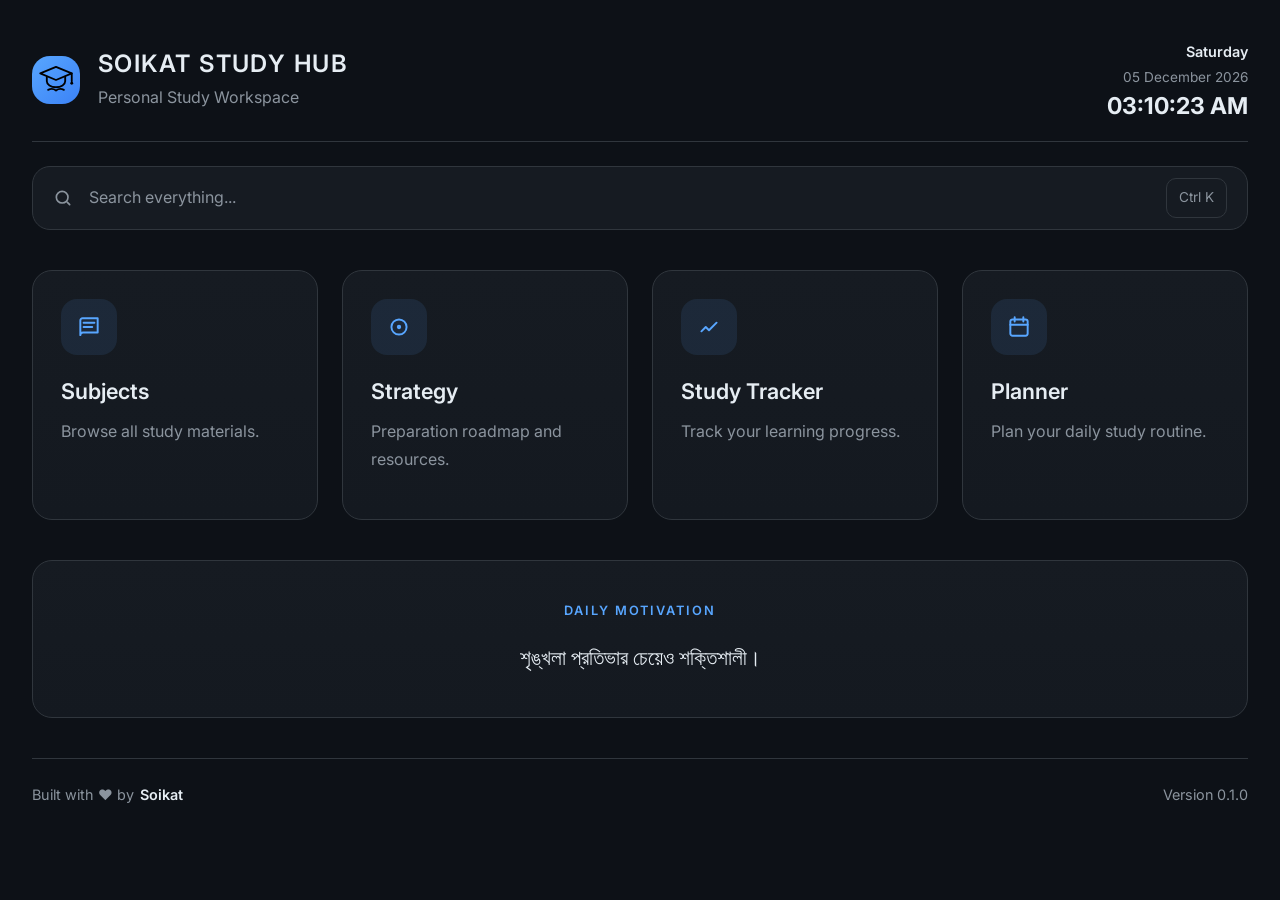
<file: index.html>
<!DOCTYPE html>
<html lang="en">

<head>

    <meta charset="UTF-8">
    <meta name="viewport" content="width=device-width, initial-scale=1.0">

    <title>Soikat Study Hub</title>

    <meta name="description"
        content="Premium Personal Study Workspace">

    <meta name="theme-color"
        content="#0D1117">

    <link rel="preconnect"
        href="https://fonts.googleapis.com">

    <link rel="preconnect"
        href="https://fonts.gstatic.com"
        crossorigin>

    <link href="https://fonts.googleapis.com/css2?family=Inter:wght@400;500;600;700;800&display=swap"
        rel="stylesheet">

    <link rel="stylesheet" href="css/variables.css">
    <link rel="stylesheet" href="css/reset.css">
    <link rel="stylesheet" href="css/layout.css">
    <link rel="stylesheet" href="css/components.css">
    <link rel="stylesheet" href="css/style.css">

</head>

<body>
<div class="app">

<header class="header">

    <div class="brand">

        <div class="logo">
            <img src="assets/icons/logo.svg"
                 alt="Soikat Study Hub Logo"
                 class="logo-icon">
        </div>

        <div class="brand-info">
            <h1>SOIKAT STUDY HUB</h1>
            <p>Personal Study Workspace</p>
        </div>

    </div>

    <div class="clock">
        <div id="weekday"></div>
        <div id="date"></div>
        <div id="time"></div>
    </div>

</header>

<section class="search">

<div class="search-wrapper">

<div class="search-left">

<svg class="search-icon"
viewBox="0 0 24 24"
fill="none">

<circle
cx="11"
cy="11"
r="7"
stroke="currentColor"
stroke-width="2"/>

<path
d="M20 20L17 17"
stroke="currentColor"
stroke-width="2"
stroke-linecap="round"/>

</svg>

<input

id="searchInput"

type="text"

placeholder="Search everything..."

autocomplete="off">

</div>

<div class="shortcut">

Ctrl K

</div>

</div>

<div
id="searchResults"
class="search-results">

</div>

</section>

<main class="dashboard">

<a
href="pages/subjects.html"
class="card">

<div class="card-icon">
    <svg viewBox="0 0 24 24" aria-hidden="true">
        <path d="M4 19.5A2.5 2.5 0 0 1 6.5 17H20V4H6a2 2 0 0 0-2 2v13.5z"
              fill="none"
              stroke="currentColor"
              stroke-width="1.8"
              stroke-linejoin="round"/>
        <path d="M7 8H17M7 12H15"
              fill="none"
              stroke="currentColor"
              stroke-width="1.8"
              stroke-linecap="round"/>
    </svg>
</div>

<h2>

Subjects

</h2>

<p>

Browse all study materials.

</p>

</a>

<a
href="pages/strategy.html"
class="card">

<div class="card-icon">
    <svg viewBox="0 0 24 24" aria-hidden="true">
        <circle cx="12" cy="12" r="7"
                fill="none"
                stroke="currentColor"
                stroke-width="1.8"/>
        <circle cx="12" cy="12" r="2"
                fill="currentColor"/>
    </svg>
</div>

<h2>

Strategy

</h2>

<p>

Preparation roadmap and resources.

</p>

</a>

<a
href="pages/tracker.html"
class="card">

<div class="card-icon">
    <svg viewBox="0 0 24 24" aria-hidden="true">
        <path d="M5 16L9 12L12 15L19 8"
              fill="none"
              stroke="currentColor"
              stroke-width="1.8"
              stroke-linecap="round"
              stroke-linejoin="round"/>
    </svg>
</div>

<h2>

Study Tracker

</h2>

<p>

Track your learning progress.

</p>

</a>

<a
href="pages/planner.html"
class="card">

<div class="card-icon">
    <svg viewBox="0 0 24 24" aria-hidden="true">
        <rect x="4" y="5"
              width="16"
              height="15"
              rx="2"
              fill="none"
              stroke="currentColor"
              stroke-width="1.8"/>
        <path d="M8 3V7M16 3V7M4 10H20"
              fill="none"
              stroke="currentColor"
              stroke-width="1.8"
              stroke-linecap="round"/>
    </svg>
</div>

<h2>

Planner

</h2>

<p>

Plan your daily study routine.

</p>

</a>

</main>

<section class="quote-card">

<div class="quote-label">

DAILY MOTIVATION

</div>

<blockquote id="quote">

Discipline beats motivation.

</blockquote>

</section>

<footer class="footer">

    <div class="footer-left">
        Built with ❤️ by <strong>Soikat</strong>
    </div>

    <div class="footer-right">
        Version 0.1.0
    </div>

</footer>

</div>

<script src="js/data.js"></script>
<script src="js/clock.js"></script>
<script src="js/quotes.js"></script>
<script src="js/search.js"></script>
<script src="js/app.js"></script>

</body>
</html>
</file>
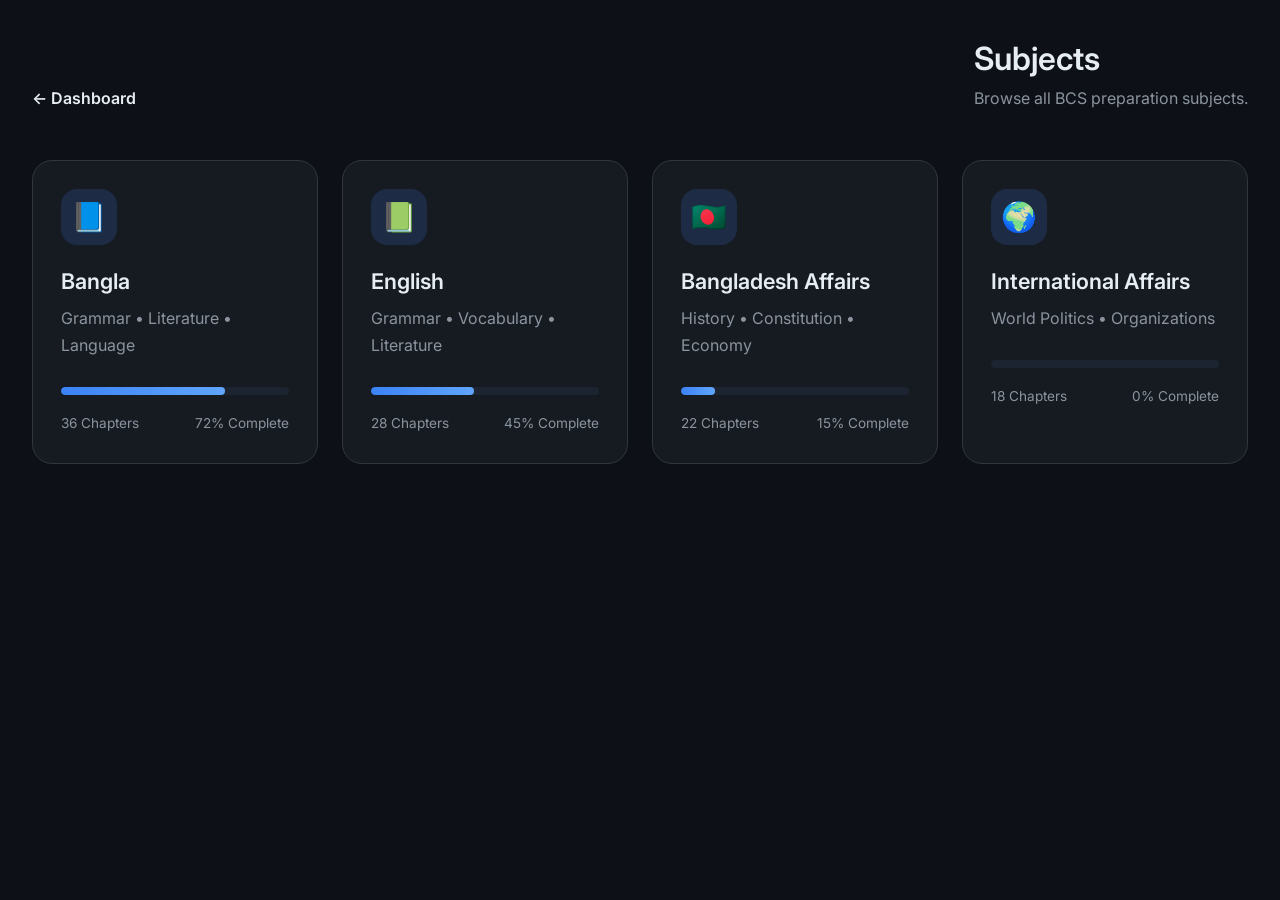
<file: pages/subjects.html>
<!DOCTYPE html>
<html lang="en">

<head>

    <meta charset="UTF-8">
    <meta name="viewport" content="width=device-width, initial-scale=1.0">

    <title>Subjects • Soikat Study Hub</title>

    <meta name="description"
          content="Browse all BCS study subjects.">

    <link rel="preconnect"
          href="https://fonts.googleapis.com">

    <link rel="preconnect"
          href="https://fonts.gstatic.com"
          crossorigin>

    <link href="https://fonts.googleapis.com/css2?family=Inter:wght@400;500;600;700;800&display=swap"
          rel="stylesheet">

    <link rel="stylesheet" href="../css/variables.css">
    <link rel="stylesheet" href="../css/reset.css">
    <link rel="stylesheet" href="../css/layout.css">
    <link rel="stylesheet" href="../css/components.css">
    <link rel="stylesheet" href="../css/style.css">
    <link rel="stylesheet" href="../css/subjects.css">

</head>

<body>

<div class="app">

<header class="page-header">

    <a href="../index.html" class="back-link">

        ← Dashboard

    </a>

    <div class="page-title">

        <h1>Subjects</h1>

        <p>Browse all BCS preparation subjects.</p>

    </div>

</header>

<main class="subjects-grid">

    <article class="subject-card">

        <div class="subject-icon">📘</div>

        <h2>Bangla</h2>

        <p>Grammar, Literature & Language.</p>

        <div class="subject-meta">
            <span>36 Chapters</span>
            <span>0%</span>
        </div>

    </article>

    <article class="subject-card">

        <div class="subject-icon">📗</div>

        <h2>English</h2>

        <p>Grammar, Vocabulary & Literature.</p>

        <div class="subject-meta">
            <span>28 Chapters</span>
            <span>0%</span>
        </div>

    </article>

    <article class="subject-card">

        <div class="subject-icon">📙</div>

        <h2>Bangladesh Affairs</h2>

        <p>History, Constitution & Economy.</p>

        <div class="subject-meta">
            <span>22 Chapters</span>
            <span>0%</span>
        </div>

    </article>

    <article class="subject-card">

        <div class="subject-icon">🌍</div>

        <h2>International Affairs</h2>

        <p>World Politics & Organizations.</p>

        <div class="subject-meta">
            <span>18 Chapters</span>
            <span>0%</span>
        </div>

    </article>

</main>

</div>

<script src="../js/subjects.js"></script>

</body>

</html>
</file>
<file: css/variables.css>
/* ==========================================
   SOIKAT BCS HUB
   Design Tokens
========================================== */

:root {

    /* ========= COLORS ========= */

    --bg: #0d1117;
    --surface: #161b22;
    --surface-hover: #1f2630;

    --border: #30363d;

    --text: #e6edf3;
    --text-muted: #8b949e;

    --primary: #58a6ff;
    --primary-hover: #79b8ff;

    --success: #3fb950;
    --warning: #d29922;
    --danger: #f85149;

    /* ========= TYPOGRAPHY ========= */

    --font-family:
        "Inter",
        system-ui,
        -apple-system,
        BlinkMacSystemFont,
        "Segoe UI",
        sans-serif;

    --fs-xs: 0.75rem;      /* 12px */
    --fs-sm: 0.875rem;     /* 14px */
    --fs-md: 1rem;         /* 16px */
    --fs-lg: 1.25rem;      /* 20px */
    --fs-xl: 2rem;         /* 32px */

    --fw-normal: 400;
    --fw-medium: 500;
    --fw-semibold: 600;
    --fw-bold: 700;

    /* ========= SPACING ========= */

    --space-1: 0.25rem;
    --space-2: 0.5rem;
    --space-3: 0.75rem;
    --space-4: 1rem;
    --space-5: 1.5rem;
    --space-6: 2rem;
    --space-7: 3rem;
    --space-8: 4rem;

    /* ========= LAYOUT ========= */

    --container-width: 1400px;

    --header-height: 80px;

    /* ========= BORDER ========= */

    --radius-sm: 8px;
    --radius-md: 12px;
    --radius-lg: 18px;

    /* ========= SHADOW ========= */

    --shadow-sm:
        0 2px 8px rgba(0,0,0,.20);

    --shadow-md:
        0 8px 24px rgba(0,0,0,.30);

    --shadow-lg:
        0 20px 60px rgba(0,0,0,.45);

    /* ========= TRANSITION ========= */

    --transition:
        220ms ease;

}
</file>
<file: css/layout.css>
/* ==========================================
   SOIKAT STUDY HUB
   Layout v2
========================================== */

.app{
    width:min(1440px,100% - 64px);
    margin:auto;
    padding:40px 0 60px;
}

/* ================= Header ================= */

.header{

    display:flex;
    justify-content:space-between;
    align-items:center;

    gap:40px;

    padding-bottom:20px;
margin-bottom:24px;

    border-bottom:1px solid var(--border);

}

.brand{

    display:flex;
    align-items:center;

    gap:18px;

}

.logo{

    width:56px;
    height:56px;

    display:flex;
    justify-content:center;
    align-items:center;

    border-radius:18px;

    background:linear-gradient(
        135deg,
        #58A6FF,
        #3B82F6
    );

    color:#fff;

    font-size:22px;
    font-weight:700;

    flex-shrink:0;

}

.brand-info h1{

    font-size:1.5rem;

    letter-spacing:.06em;

}

.brand-info p{

    margin-top:6px;

    color:var(--text-muted);

}

/* ================= Clock ================= */

.clock{

    display:flex;
    flex-direction:column;
    align-items:flex-end;

    gap:4px;

    text-align:right;

}

#weekday{
    font-size:.9rem;
    font-weight:600;
}

#date{
    font-size:.85rem;
    color:var(--text-muted);
}

#time{
    font-size:1.45rem;
    font-weight:700;
    line-height:1.2;
}

/* ================= Search ================= */

.search{

    margin-bottom:40px;

}

.search-wrapper{

    display:flex;

    justify-content:space-between;

    align-items:center;

    height:64px;

    padding:0 20px;

    background:var(--surface);

    border:1px solid var(--border);

    border-radius:18px;

}

.search-left{

    display:flex;

    align-items:center;

    gap:16px;

    flex:1;

}

.search-left input{

    width:100%;

}

.shortcut{

    padding:8px 12px;

    border:1px solid var(--border);

    border-radius:10px;

    color:var(--text-muted);

    font-size:.85rem;

}

/* ================= Dashboard ================= */

.dashboard{

    display:grid;

    grid-template-columns:repeat(4,1fr);

    gap:24px;

    margin-bottom:40px;

}

/* ================= Quote ================= */

.quote-card{

    margin-bottom:40px;

}

/* ================= Footer ================= */

.footer{

    display:flex;

    justify-content:space-between;

    align-items:center;

    padding-top:24px;

    border-top:1px solid var(--border);

    color:var(--text-muted);

}

/* ================= Responsive ================= */

@media(max-width:1200px){

    .dashboard{

        grid-template-columns:repeat(2,1fr);

    }

}

@media(max-width:768px){

    .app{

        width:min(100% - 32px);

    }

    .header{

        flex-direction:column;

        align-items:flex-start;

    }

    .clock{

        text-align:left;

    }

    .dashboard{

        grid-template-columns:1fr;

    }

    .footer{

        flex-direction:column;

        align-items:flex-start;

        gap:10px;

    }

}
</file>
<file: css/components.css>
/* ==========================================
   SOIKAT STUDY HUB
   Components v2
========================================== */

/* ---------- Search ---------- */

.search-wrapper{

    transition:
        border-color .25s ease,
        box-shadow .25s ease,
        transform .25s ease;

}

.search-wrapper:hover{

    border-color:#4B5563;

}

.search-wrapper:focus-within{

    border-color:var(--primary);

    box-shadow:
        0 0 0 4px rgba(88,166,255,.12);

}

.search-icon{

    width:20px;
    height:20px;

    color:var(--text-muted);

    flex-shrink:0;

}

.search-left input{

    background:none;
    border:none;
    outline:none;

    color:var(--text);

    font-size:1rem;

}

.search-left input::placeholder{

    color:var(--text-muted);

}

/* ---------- Cards ---------- */

.card{

    display:flex;

    flex-direction:column;

    min-height:250px;

    padding:28px;

    background:linear-gradient(
        180deg,
        #161B22,
        #141920
    );

    border:1px solid var(--border);

    border-radius:20px;

    transition:
        transform .25s ease,
        border-color .25s ease,
        box-shadow .25s ease;

}

.card:hover{

    transform:translateY(-8px);

    border-color:var(--primary);

    box-shadow:
        0 20px 50px rgba(0,0,0,.35);

}

/* ---------- Card Icon ---------- */

.card-icon{
    width:56px;
    height:56px;

    display:flex;
    align-items:center;
    justify-content:center;

    margin-bottom:24px;

    border-radius:16px;

    background:rgba(88,166,255,.10);

    color:var(--primary);
}

.card-icon svg{
    width:26px;
    height:26px;
}

/* ---------- Card Text ---------- */

.card h2{

    font-size:1.35rem;

    margin-bottom:12px;

    color:var(--text);

}

.card p{

    color:var(--text-muted);

    line-height:1.8;

    flex:1;

}

/* ---------- Quote ---------- */

.quote-card{

    padding:40px;

    background:linear-gradient(
        180deg,
        #161B22,
        #141920
    );

    border:1px solid var(--border);

    border-radius:20px;

    text-align:center;

}

.quote-label{

    font-size:.8rem;

    letter-spacing:.15em;

    text-transform:uppercase;

    color:var(--primary);

    margin-bottom:18px;

    font-weight:600;

}

.quote-card blockquote{

    font-size:1.3rem;

    font-weight:500;

    line-height:1.8;

}

/* ---------- Footer ---------- */

.footer{

    font-size:.9rem;

}

/* ---------- Scrollbar ---------- */

::-webkit-scrollbar{

    width:10px;

}

::-webkit-scrollbar-track{

    background:var(--bg);

}

::-webkit-scrollbar-thumb{

    background:#30363D;

    border-radius:100px;

}

::-webkit-scrollbar-thumb:hover{

    background:#4B5563;

}

/* ==========================================
   Footer
========================================== */

.footer{
    display:flex;
    justify-content:space-between;
    align-items:center;

    margin-top:20px;
    padding-top:24px;

    border-top:1px solid var(--border);

    color:var(--text-muted);

    font-size:.9rem;
}

.footer-left,
.footer-right{
    display:flex;
    align-items:center;
    gap:6px;
    white-space:nowrap;
}

.footer strong{
    color:var(--text);
    font-weight:600;
}

@media (max-width:768px){

    .footer{
        flex-direction:column;
        align-items:flex-start;
        gap:10px;
    }

}
</file>
<file: css/style.css>
.logo{
    width:48px;
    height:48px;

    display:flex;
    align-items:center;
    justify-content:center;

    flex-shrink:0;
}

.logo-icon{
    width:42px;
    height:42px;
    display:block;
    color:#ffffff;
}

.clock-section{
    display:flex;
    justify-content:flex-end;
    align-items:center;

    padding:20px 0 16px;

    border-bottom:1px solid #252b36;
}

.clock{
    text-align:right;
}

.clock-day{
    font-size:1.3rem;
    font-weight:600;
}

.clock-date{
    margin-top:4px;
    color:#9ca3af;
}

.clock-time{
    margin-top:6px;

    font-size:2.4rem;
    font-weight:700;
}
</file>
<file: css/subjects.css>
.progress-bar{

    height:8px;

    margin:24px 0 18px;

    background:#1b2430;

    border-radius:999px;

    overflow:hidden;

}

.progress-fill{

    height:100%;

    border-radius:999px;

    background:linear-gradient(90deg,#3b82f6,#60a5fa);

}

.subject-footer{

    display:flex;
    justify-content:space-between;

    font-size:.85rem;

    color:var(--text-muted);

}

.subject-card{

    background:var(--surface);

    border:1px solid var(--border);

    border-radius:20px;

    padding:28px;

    transition:.25s ease;

    cursor:pointer;

}

.subject-card:hover{

    transform:translateY(-4px);

    border-color:#3b82f6;

}

.subject-icon{

    width:56px;
    height:56px;

    display:flex;
    align-items:center;
    justify-content:center;

    border-radius:16px;

    background:#1d2b45;

    font-size:1.8rem;

    margin-bottom:24px;

}

.subject-card h2{

    margin-bottom:10px;

    font-size:1.35rem;

}

.subject-card p{

    color:var(--text-muted);

    line-height:1.7;

    margin-bottom:28px;

}

.subject-meta{

    display:flex;
    justify-content:space-between;

    color:var(--text-muted);

    font-size:.9rem;

}

.page-header{

    display:flex;
    justify-content:space-between;
    align-items:flex-end;

    margin-bottom:48px;

}

.back-link{

    color:var(--accent);
    text-decoration:none;
    font-weight:600;

}

.page-title h1{

    font-size:2rem;
    margin-bottom:8px;

}

.page-title p{

    color:var(--text-muted);

}

.subjects-grid{

    display:grid;
    grid-template-columns:repeat(4,1fr);
    gap:24px;

}
</file>
